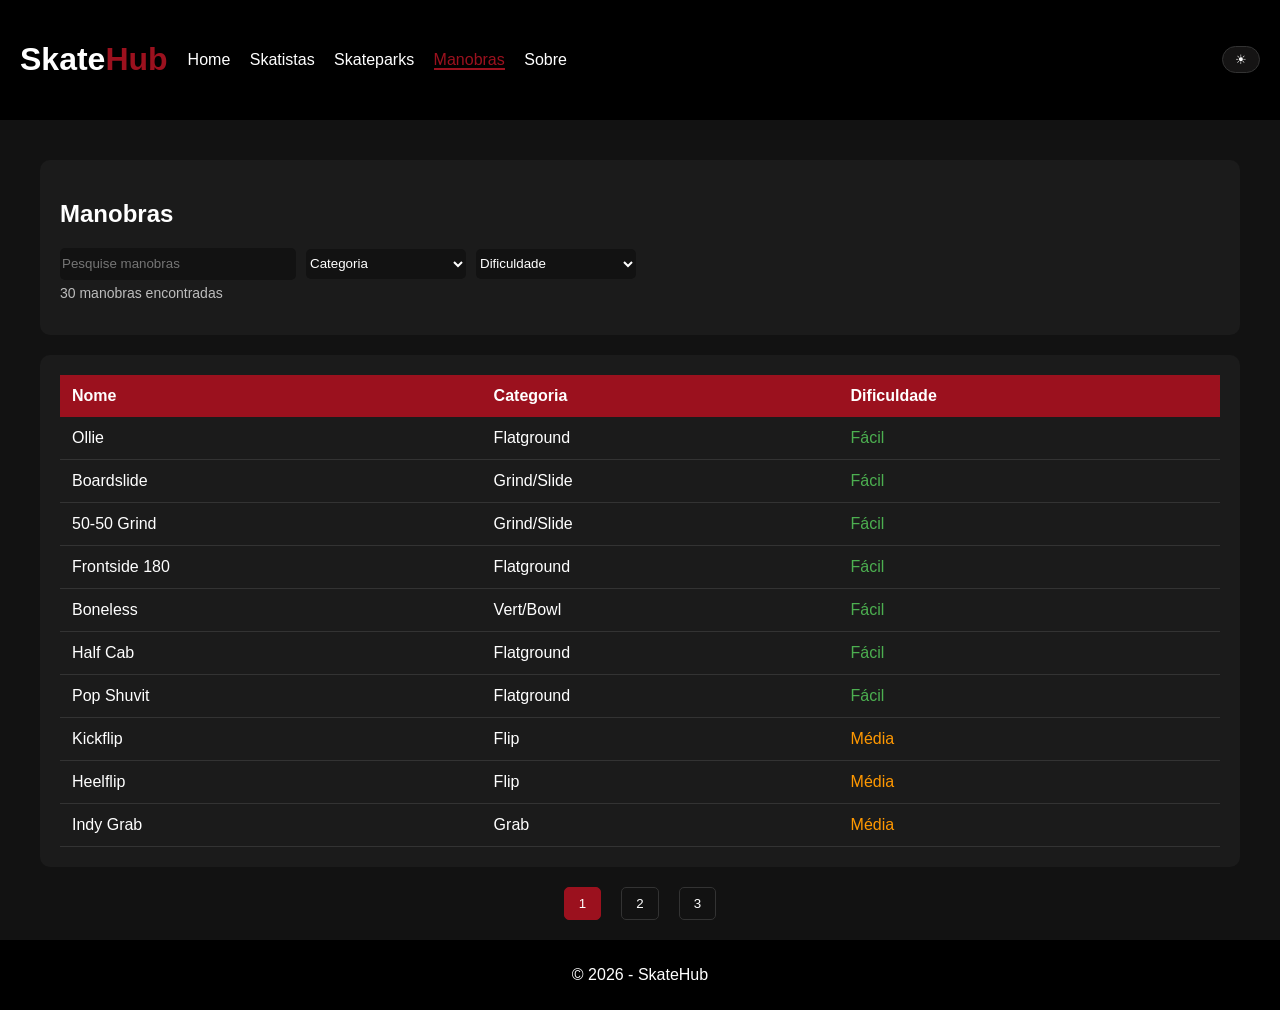
<file: pages/manobras.html>
<!DOCTYPE html>
<html lang="pt">
<head>
    <meta charset="UTF-8">
    <meta name="viewport" content="width=device-width, initial-scale=1.0">
    <title>SkateHub-Manobras</title>

    <link rel="stylesheet" href="../css/global.css">
    <link rel="stylesheet" href="../css/manobras.css">
</head>
<body>
    <header>
        <h1>Skate<span style="color: #9B111E">Hub</span></h1>

        <nav>
            <a href="../index.html">Home</a>
            <a href="../pages/skatistas.html">Skatistas</a>
            <a href="../pages/skateparks.html">Skateparks</a>
            <a href="../pages/manobras.html" class="ativo">Manobras</a>
            <a href="../pages/sobre.html">Sobre</a>
        </nav>
        <button id="btn-tema" onclick="mudaTema()">☀︎️</button>

        <button id="mobile-burger-botao">☰</button>
        <div id="mobile-nav-painel">
            <div class="mobile-nav-header">
                <span>skate<span style="color: #9B111E">Hub</span></span>
                <button id="mobile-nav-fechar">✕</button>
            </div>
            <a href="../index.html" class="mobile-nav-link">Home</a>
            <a href="../pages/skatistas.html" class="mobile-nav-link">Skatistas</a>
            <a href="../pages/skateparks.html" class="mobile-nav-link">Skatepark</a>
            <a href="../pages/manobras.html" class="mobile-nav-link ativo">Manobras</a>
            <a href="../pages/sobre.html" class="mobile-nav-link">Sobre</a>
        </div>

    </header>

    <main>
        <section>
            <h2>Manobras</h2>
            <div id="filtros">
                <input type="text" id="pesquisa" placeholder="Pesquise manobras">

                <select id="filtro-categoria" onchange="setCategoria(this.value)">
                    <option value="Todos">Categoria</option>
                    <option value="Flatground">Flatground</option>
                    <option value="Flip">Flip</option>
                    <option value="Grind/Slide">Grind/Slide</option>
                    <option value="Grab">Grab</option>
                </select>

                <select id="filtro-dificuldade" onchange="setDificuldade(this.value)">
                    <option value="Todas">Dificuldade</option>
                    <option value="Fácil">Fácil</option>
                    <option value="Média">Média</option>
                    <option value="Difícil">Difícil</option>
                    <option value="Profissional">Profissional</option>
                </select>
            </div>
            <p id="contador"></p>
        </section>

        <section>
            <table id="tabela-manobras">
                <thead>
                    <tr>
                        <th>Nome</th>
                        <th>Categoria</th>
                        <th>Dificuldade</th>
                    </tr>
                </thead>
                <tbody id="corpo-tabela"></tbody>
            </table>
        </section>

        <div id="paginacao"></div>
    </main>

    <div id="modal" onclick="fecharModal()">
        <div id="modal-conteudo" onclick="event.stopPropagation()">
            <button id="modal-fechar" onclick="fecharModal()">✕</button>
            <h2 id="modal-nome"></h2>
            <p id="modal-categoria"></p>
            <p id="modal-dificuldade"></p>
            <p id="modal-descricao"></p>
            <iframe id="modal-video" allowfullscreen></iframe>
        </div>
    </div>

    <footer>
        <p>&copy; 2026 - SkateHub</p>
    </footer>
    <script src="../js/dados.js"></script>
    <script src="../js/manobras.js"></script>
    <script src="../js/tema.js"></script>
    <script src="../js/menu.js"></script>
</body>
</html>
</file>
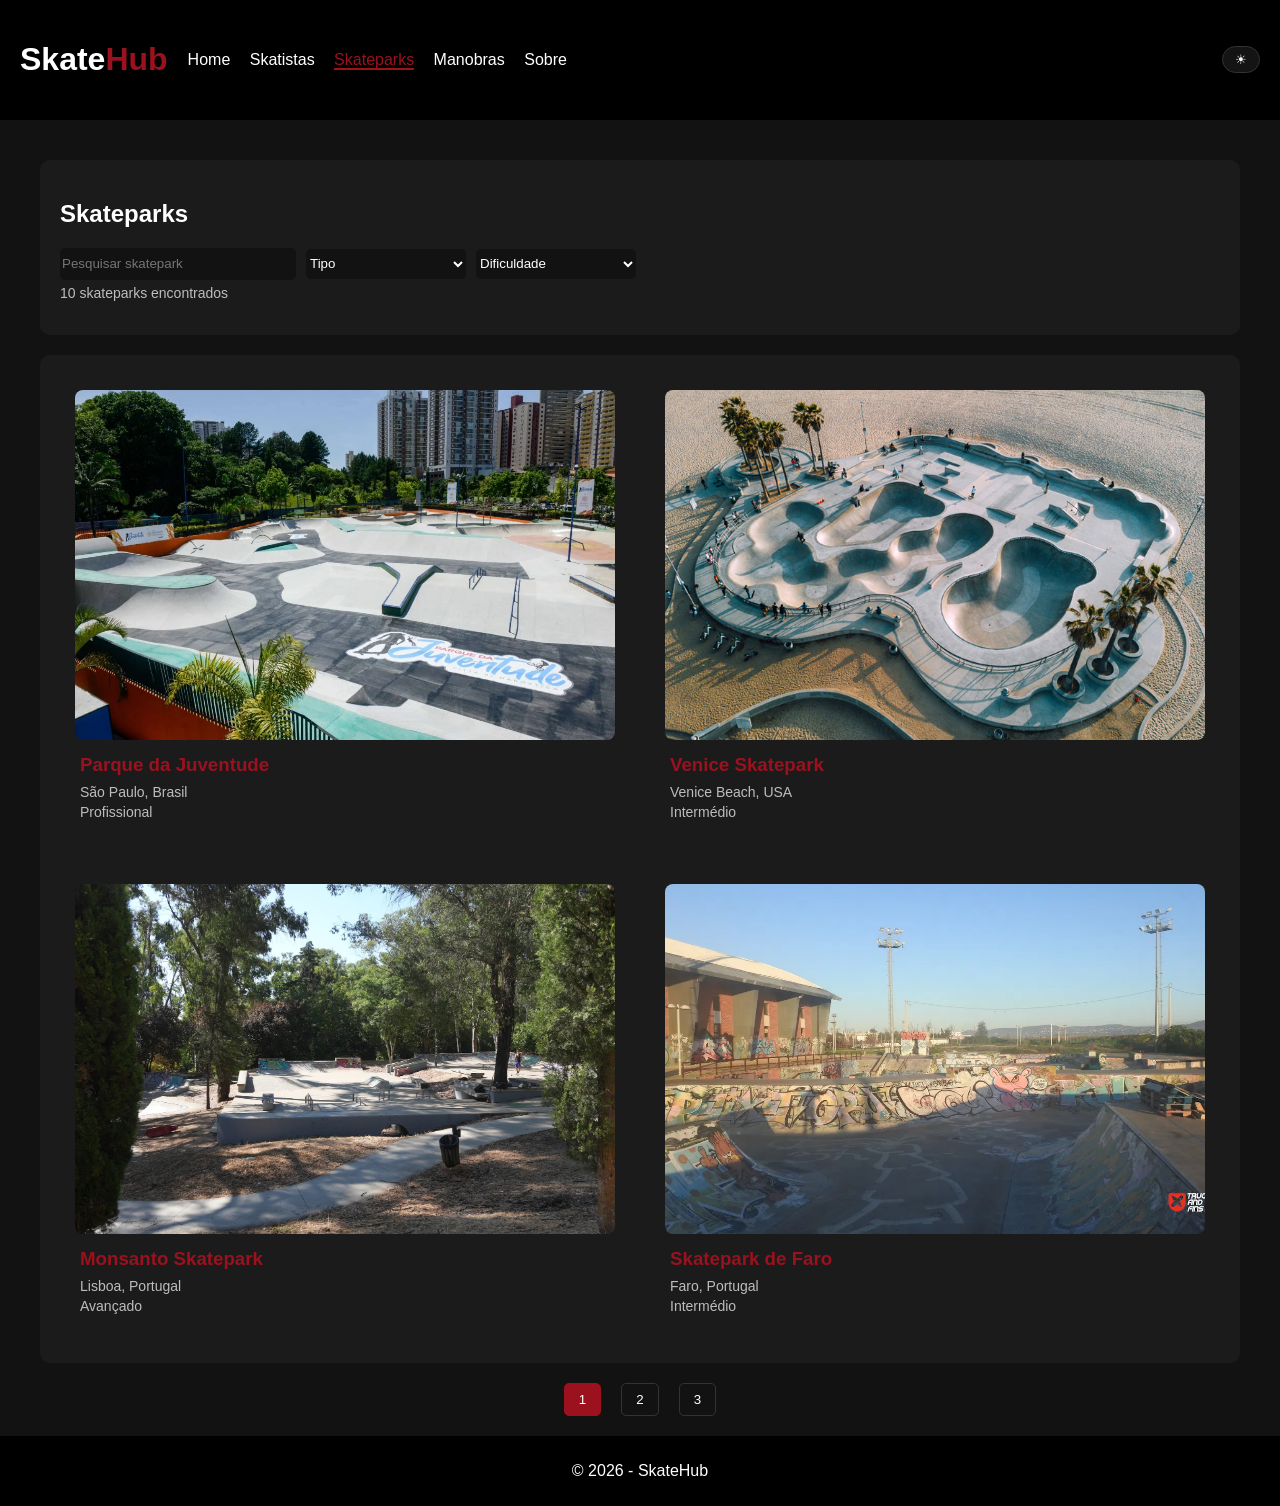
<file: pages/skateparks.html>
<!DOCTYPE html>
<html lang="pt">
<head>
    <meta charset="UTF-8">
    <meta name="viewport" content="width=device-width, initial-scale=1.0">
    <title>SkateHub-Skatepark</title>

    <link rel="stylesheet" href="../css/global.css">
    <link rel="stylesheet" href="../css/skateparks.css">
</head>
<body>
    <header>
        <h1>Skate<span style="color: #9B111E">Hub</span></h1>

        <nav>
            <a href="../index.html">Home</a>
            <a href="../pages/skatistas.html">Skatistas</a>
            <a href="../pages/skateparks.html" class="ativo">Skateparks</a>
            <a href="../pages/manobras.html">Manobras</a>
            <a href="../pages/sobre.html">Sobre</a>
        </nav>
        <button id="btn-tema" onclick="mudaTema()">☀</button>

        <button id="mobile-burger-botao">☰</button>
        <div id="mobile-nav-painel">
            <div class="mobile-nav-header">
                <span>skate<span style="color: #9B111E">Hub</span></span>
                <button id="mobile-nav-fechar">✕</button>
            </div>
            <a href="../index.html" class="mobile-nav-link">Home</a>
            <a href="../pages/skatistas.html" class="mobile-nav-link">Skatistas</a>
            <a href="../pages/skateparks.html" class="mobile-nav-link ativo">Skatepark</a>
            <a href="../pages/manobras.html" class="mobile-nav-link">Manobras</a>
            <a href="../pages/sobre.html" class="mobile-nav-link">Sobre</a>
        </div>

    </header>

    <main>
        <section>
            <h2>Skateparks</h2>
            <div id="filtros">
                <input type="text" id="pesquisa" placeholder="Pesquisar skatepark">

                <select id="filtro-tipo" onchange="setTipo(this.value)">
                    <option value="Todos">Tipo</option>
                    <option value="Outdoor">Outdoor</option>
                    <option value="Indoor / Outdoor">Indoor / Outdoor</option>
                </select>
                <select id="filtro-dificuldade" onchange="setDificuldade(this.value)">
                    <option value="Todas">Dificuldade</option>
                    <option value="Iniciante">Iniciante</option>
                    <option value="Intermédio">Intermédio</option>
                    <option value="Avançado">Avançado</option>
                    <option value="Profissional">Profissional</option>
                </select>
            </div>
            <p id="contador"></p>
        </section>

        <section>
            <div id="lista-skateparks"></div>
        </section>

        <div id="paginacao"></div>
    </main>

    <div id="modal" onclick="fecharModal()">
        <div id="modal-conteudo" onclick="event.stopPropagation()">
            <button id="modal-fechar" onclick="fecharModal()">✕</button>
            <img id="modal-foto">
            <h2 id="modal-nome"></h2>
            <p id="modal-cidade"></p>
            <p id="modal-dificuldade"></p>
            <p id="modal-tipo"></p>
            <div id="modal-obstaculo"></div>
        </div>
    </div>

    <footer>
        <p>&copy; 2026 - SkateHub</p>
    </footer>
    <script src="../js/dados.js"></script>
    <script src="../js/skateparks.js"></script>
    <script src="../js/tema.js"></script>
    <script src="../js/menu.js"></script>
</body>
</html>
</file>
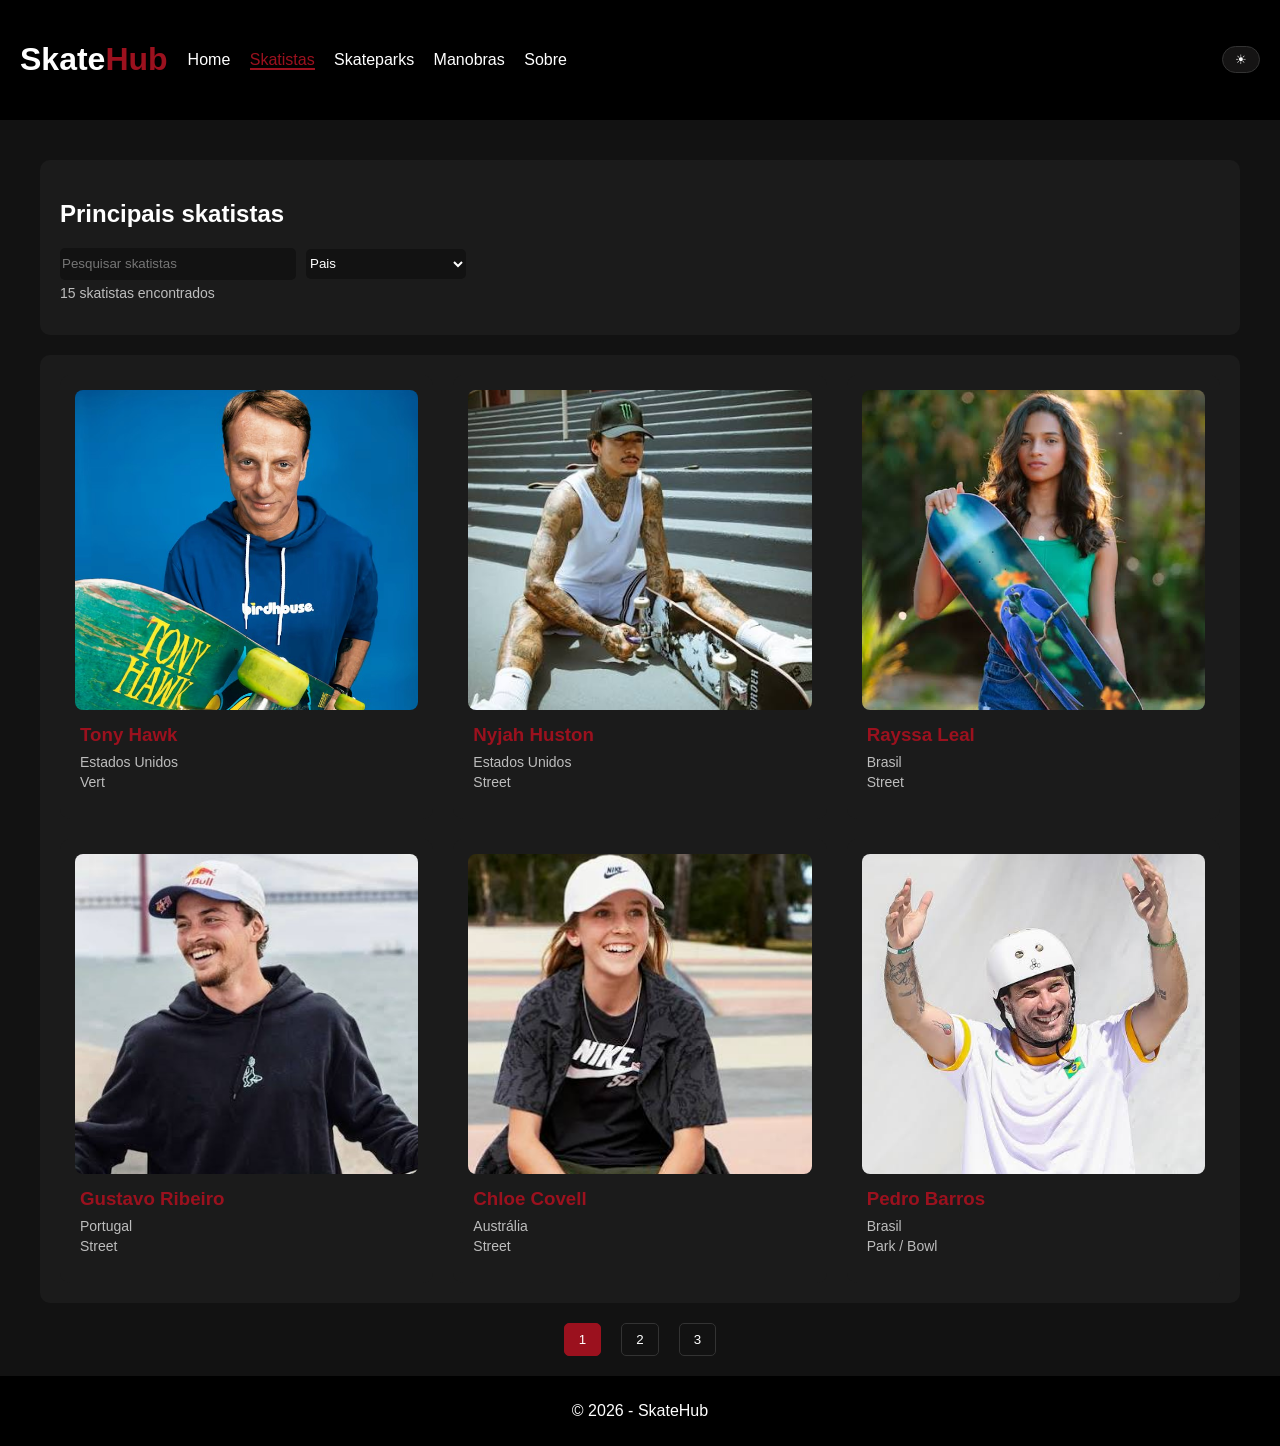
<file: pages/skatistas.html>
<!DOCTYPE html>
<html lang="pt">
<head>
    <meta charset="UTF-8">
    <meta name="viewport" content="width=device-width, initial-scale=1.0">
    <title>SkateHub-Skatistas</title>

    <link rel="stylesheet" href="../css/global.css">
    <link rel="stylesheet" href="../css/skatistas.css">
</head>
<body>
    <header>
        <h1>Skate<span style="color: #9B111E">Hub</span></h1>

        <nav>
            <a href="../index.html">Home</a>
            <a href="../pages/skatistas.html" class="ativo">Skatistas</a>
            <a href="../pages/skateparks.html">Skateparks</a>
            <a href="../pages/manobras.html">Manobras</a>
            <a href="../pages/sobre.html">Sobre</a>
        </nav>
        <button id="btn-tema" onclick="mudaTema()">☀</button>

        <button id="mobile-burger-botao">☰</button>
        <div id="mobile-nav-painel">
            <div class="mobile-nav-header">
                <span>skate<span style="color: #9B111E">Hub</span></span>
                <button id="mobile-nav-fechar">✕</button>
            </div>
            <a href="../index.html" class="mobile-nav-link">Home</a>
            <a href="../pages/skatistas.html" class="mobile-nav-link ativo">Skatistas</a>
            <a href="../pages/skateparks.html" class="mobile-nav-link">Skatepark</a>
            <a href="../pages/manobras.html" class="mobile-nav-link">Manobras</a>
            <a href="../pages/sobre.html" class="mobile-nav-link">Sobre</a>
        </div>

    </header>

    <main>
        <section>
            <h2>Principais skatistas</h2>
            <div id="filtros">
                <input type="text" id="pesquisa" placeholder="Pesquisar skatistas">

                <select id="filtro-pais" onchange="setPais(this.value)">
                    <option value="Todos">Pais</option>
                    <option value="Austrália">Austrália</option>
                    <option value="Brasil">Brasil</option>
                    <option value="Estados Unidos">Estados Unidos</option>
                    <option value="França">França</option>
                    <option value="Japão">Japão</option>
                    <option value="Portugal">Portugal</option>
                    <option value="Reino Unido">Reino Unido</option>
                </select>
            </div>
            <p id="contador"></p>
        </section>

        <section>
            <div id="lista-skatistas"></div>
        </section>

        <div id="paginacao"></div>
    </main>

    <div id="modal" onclick="fecharModal()">
        <div id="modal-conteudo" onclick="event.stopPropagation()">
            <button id="modal-fechar" onclick="fecharModal()">✕</button>
            <img id="modal-foto">
            <h2 id="modal-nome"></h2>
            <p id="modal-pais"></p>
            <p id="modal-modalidade"></p>
            <p id="modal-bio"></p>
            <div id="modal-conquistas"></div>
        </div>
    </div>

    <footer>
        <p>&copy; 2026 - SkateHub</p>
    </footer>
    <script src="../js/dados.js"></script>
    <script src="../js/skatistas.js"></script>
    <script src="../js/tema.js"></script>
    <script src="../js/menu.js"></script>
</body>
</html>
</file>
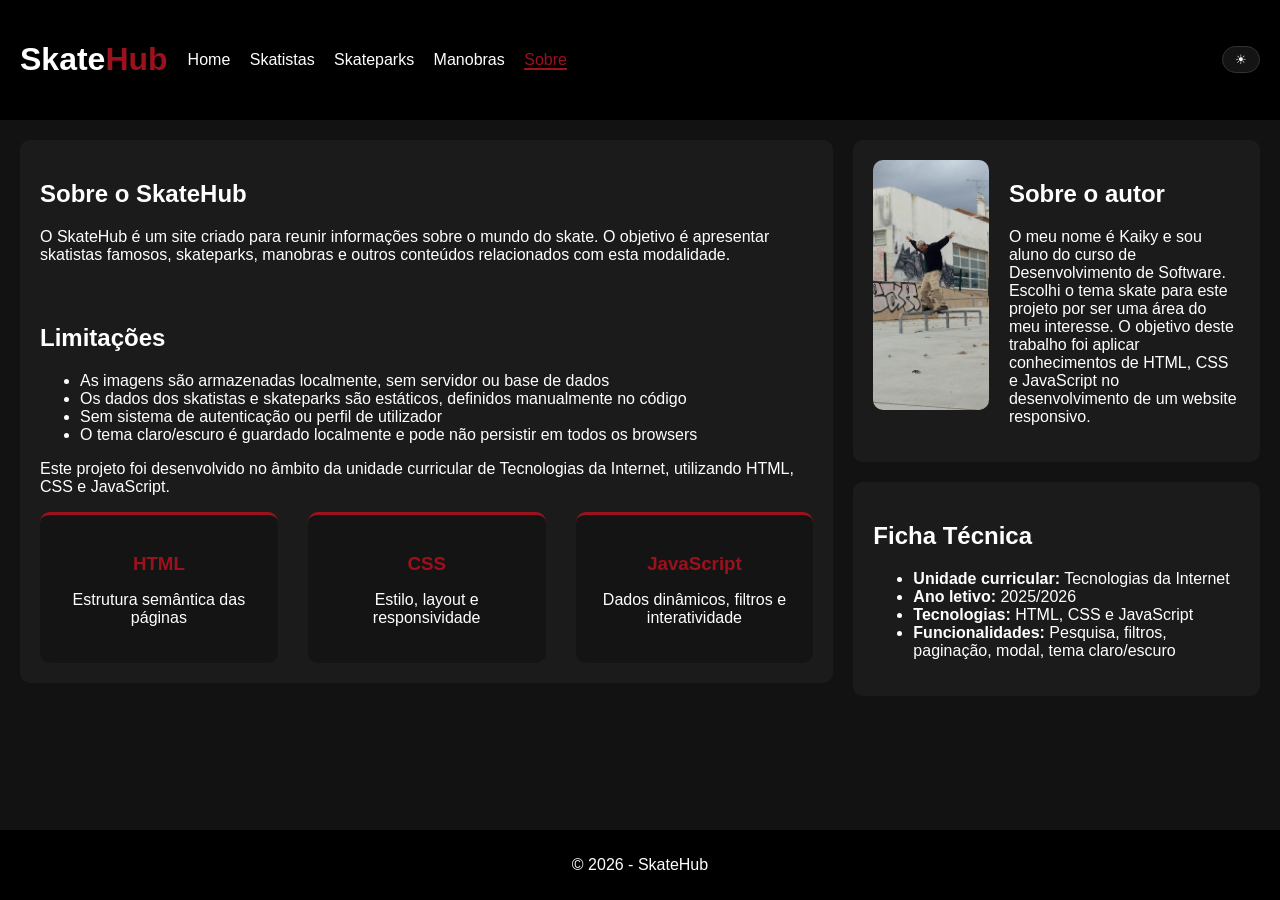
<file: pages/sobre.html>
<!DOCTYPE html>
<html lang="pt">
<head>
    <meta charset="UTF-8">
    <meta name="viewport" content="width=device-width, initial-scale=1.0">
    <title>SkateHub-Sobre</title>

    <link rel="stylesheet" href="../css/global.css">
    <link rel="stylesheet" href="../css/sobre.css">
</head>
<body>
    <header>
        <h1>Skate<span style="color: #9B111E">Hub</span></h1>

        <nav>
            <a href="../index.html">Home</a>
            <a href="../pages/skatistas.html">Skatistas</a>
            <a href="../pages/skateparks.html">Skateparks</a>
            <a href="../pages/manobras.html">Manobras</a>
            <a href="../pages/sobre.html" class="ativo">Sobre</a>
        </nav>
        <button id="btn-tema" onclick="mudaTema()">☀︎️</button>

        <button id="mobile-burger-botao">☰</button>
        <div id="mobile-nav-painel">
            <div class="mobile-nav-header">
                <span>skate<span style="color: #9B111E">Hub</span></span>
                <button id="mobile-nav-fechar">✕</button>
            </div>
            <a href="../index.html" class="mobile-nav-link">Home</a>
            <a href="../pages/skatistas.html" class="mobile-nav-link">Skatistas</a>
            <a href="../pages/skateparks.html" class="mobile-nav-link">Skatepark</a>
            <a href="../pages/manobras.html" class="mobile-nav-link">Manobras</a>
            <a href="../pages/sobre.html" class="mobile-nav-link ativo">Sobre</a>
        </div>

    </header>

    <main>
        <div class="sobre-layout">

            <div class="sobre-conteudo">
                <section>
                    <h2>Sobre o SkateHub</h2>
                    <p>
                        O SkateHub é um site criado para reunir informações sobre o mundo do skate.
                        O objetivo é apresentar skatistas famosos, skateparks, manobras e outros
                        conteúdos relacionados com esta modalidade.
                    </p>

                    <h2 id="limitacao">Limitações</h2>
                    <ul>
                        <li>As imagens são armazenadas localmente, sem servidor ou base de dados</li>
                        <li>Os dados dos skatistas e skateparks são estáticos, definidos manualmente no código</li>
                        <li>Sem sistema de autenticação ou perfil de utilizador</li>
                        <li>O tema claro/escuro é guardado localmente e pode não persistir em todos os browsers</li>
                    </ul>

                    <p>
                        Este projeto foi desenvolvido no âmbito da unidade curricular de
                        Tecnologias da Internet, utilizando HTML, CSS e JavaScript.
                    </p>

                    <div class="tecnologias">
                        <div class="tech-card">
                            <h3>HTML</h3>
                            <p>Estrutura semântica das páginas</p>
                        </div>
                        <div class="tech-card">
                            <h3>CSS</h3>
                            <p>Estilo, layout e responsividade</p>
                        </div>
                        <div class="tech-card">
                            <h3>JavaScript</h3>
                            <p>Dados dinâmicos, filtros e interatividade</p>
                        </div>
                    </div>


                </section>
            </div>

            <div class="sobre-sidebar">
                <article class="autor">
                    <img src="../img/sobre/kaiky.jpeg" alt="Foto do autor" class="foto">
                    <div>
                        <h2>Sobre o autor</h2>
                        <p>
                            O meu nome é Kaiky e sou aluno do curso de Desenvolvimento de Software.
                            Escolhi o tema skate para este projeto por ser uma área do meu interesse.
                            O objetivo deste trabalho foi aplicar conhecimentos de HTML, CSS e JavaScript
                            no desenvolvimento de um website responsivo.
                        </p>
                    </div>
                </article>

                <section>
                    <h2>Ficha Técnica</h2>
                    <ul>
                        <li><strong>Unidade curricular:</strong> Tecnologias da Internet</li>
                        <li><strong>Ano letivo:</strong> 2025/2026</li>
                        <li><strong>Tecnologias:</strong> HTML, CSS e JavaScript</li>
                        <li><strong>Funcionalidades:</strong> Pesquisa, filtros, paginação, modal, tema claro/escuro</li>
                    </ul>
                </section>
            </div>

        </div>
    </main>
    <footer>
        <p>&copy; 2026 - SkateHub</p>
    </footer>
    <script src="../js/tema.js"></script>
    <script src="../js/menu.js"></script>
</body>
</html>
</file>
<file: css/global.css>
:root{

    --bg-color: #121212;
    --card-color: #1b1b1b;
    --surface-dark: #000000;
    --hover-color: #151414;
    --border-color: #333333;
    --primary-color: #9b111e;
    --text-color: #ffffff;
    --text-secondary: #bdbdbd;

}

body.claro {
    --bg-color: #f5f5f5;
    --card-color: #ffffff;
    --surface-dark: #e0e0e0;
    --hover-color: #eeeeee;
    --border-color: #cccccc;
    --text-color: #000000;
    --text-secondary: #555555;
}

body{
    background-color: var(--bg-color);
    color: var(--text-color);
    font-family: Arial, sans-serif;
    margin: 0;
    display: flex;
    flex-direction: column;
    min-height: 100vh;
}

header{
    background-color: var(--surface-dark);
    color: var(--text-color);
    padding: 20px;
    display: flex;
    justify-content: flex-start;
    align-items: center;
    position: sticky;
    top: 0;
    z-index: 100;
}

header h1{
    color: var(--text-color);
    padding-right: 20px;
}

nav a{
    color: var(--text-color);
    text-decoration: none;
    margin-right: 15px;
}

nav a:hover{
    color: var(--primary-color);
}
nav a.ativo{
    color: var(--primary-color);
    border-bottom: 2px solid var(--primary-color);
}

main{
    flex: 1;
    padding: 20px;
}

main img {
    max-width: 100%;
    border-radius: 10px;
}

section, article{
    background-color: var(--card-color);
    margin: 20px;
    padding: 20px;
    border-radius: 10px;
}

select{
    height: 30px;
    background-color: var(--bg-color);
    color: var(--text-color);
    border-radius: 5px;
    border: none;
    width: 160px;
    cursor: pointer;
}

select:focus{
    outline: 2px solid var(--primary-color);
    background-color: var(--card-color);
}

input {
    color: var(--text-color);
    background-color: var(--bg-color);
    height: 30px;
    width: 20%;
    min-width: 150px;
    border-radius : 5px;
    border: none;
}

input:focus {
    outline: 2px solid var(--primary-color);
    background-color: var(--card-color);
}

footer{
    background-color: var(--surface-dark);
    color: var(--text-color);
    text-align: center;
    padding: 10px;
}

.foto{
    width: 250px;
    height: 250px;
    object-fit: cover;
    border-radius: 10px;
}

.card {
    background-color: var(--card-color);
    border-radius: 10px;
    padding: 15px;
    cursor: pointer;
}

.card:hover {
    background-color: var(--hover-color);
}

.card img {
    width: 100%;
    height: 200px;
    object-fit: cover;

    border-radius: 8px;
}

.card-info {
    padding: 10px 5px;
}

.card-info h3 {
    margin: 0 0 8px 0;
    color: var(--primary-color);
}

.card-info p {
    margin: 4px 0;
    color: var(--text-secondary);
    font-size: 14px;
}

.mobile-nav-link{
    color: var(--text-color);
    text-decoration: none;
    font-size: 18px;
    margin-bottom: 20px;
}

.mobile-nav-link:hover{
    color: var(--primary-color);
}

.mobile-nav-link.ativo {
    color: var(--primary-color);
    border-bottom: none;
    border-left: 3px solid var(--primary-color);
    padding-left: 8px;
}

.mobile-nav-header {
    display: flex;
    justify-content: space-between;
    align-items: center;
    margin-bottom: 20px;
    font-size: 20px;
    font-weight: bold;
    color: var(--text-color);
}

#filtros {
    display: flex;
    align-items: center;
    gap: 10px;
    flex-wrap: wrap;
}

#mobile-nav-fechar {
    background: none;
    border: none;
    color: var(--text-color);
    font-size: 20px;
    cursor: pointer;
}

#mobile-burger-botao{
    display: none;
    background: none;
    border: none;
    color: var(--text-color);
    font-size: 24px;
    cursor: pointer;
    margin-left: auto;
}

#mobile-nav-painel{
    display: none;
    position:fixed;
    top: 0;right: 0;
    width: 250px;
    height: 100%;
    background: var(--surface-dark);
    padding: 20px;
    flex-direction: column;
    gap: 20px;
    z-index: 1000;
}

#mobile-nav-painel.active{
    display: flex;
}

#contador {
    color: var(--text-secondary);
    font-size: 14px;
    margin-top: 5px;
}


#modal {
    display: none;
    position: fixed;
    top: 0;
    left: 0;
    width: 100%;
    height: 100%;
    background-color: rgba(0, 0, 0, 0.8);
    justify-content: center;
    align-items: center;
    z-index: 999;
}

#modal.aberto {
    display: flex;
}

#modal-conteudo {
    background-color: var(--card-color);
    border-radius: 10px;
    padding: 30px;
    max-width: 500px;
    width: 90%;
    position: relative;
}

#modal-fechar {
    position: absolute;
    top: 5px;
    right: 5px;
    background: none;
    border: none;
    color: var(--text-color);
    font-size: 24px;
    cursor: pointer;
}

#modal-fechar:hover {
    color: var(--primary-color);
}

#btn-tema {
    background-color: var(--hover-color);
    border: 1px solid var(--border-color);
    color: var(--text-color);
    border-radius: 20px;
    padding: 5px 12px;
    cursor: pointer;
    margin-left: auto;
}

#btn-tema:hover {
    border-color: var(--primary-color);
    color: var(--primary-color)
}

#modal-foto {
    width: 100%;
    height: 250px;
    object-fit: cover;
    border-radius: 8px;
    margin-bottom: 15px;
    border: 2px solid var(--primary-color);
}

#paginacao {
    display: flex;
    justify-content: center;
    gap: 20px;
    margin-top: 20px;
}

#paginacao button {
    background: none;
    border: 1px solid var(--border-color);
    color: var(--text-color);
    padding: 8px 14px;
    border-radius: 5px;
    cursor: pointer;
}

#paginacao button:hover {
    border-color: var(--primary-color);
    color: var(--primary-color);
}

#paginacao button.pagina-ativa {
    background-color: var(--primary-color);
    border-color: var(--primary-color);
    color: white;
}

@media (max-width: 768px) {
    nav{ display: none;}
    #mobile-burger-botao{ display: block;}
    #btn-tema { margin-left: 10px}
}
</file>
<file: css/manobras.css>
.dificuldade-fácil {
    color: #4caf50;
}

.dificuldade-média {
    color: #ff9800;
}

.dificuldade-difícil {
    color: var(--primary-color);
}

.dificuldade-profissional {
    color: #a801a8;
}


#tabela-manobras {
    width: 100%;
    border-collapse: collapse;
}

#tabela-manobras th {
    background-color: var(--primary-color) ;
    color: var(--text-color);
    padding: 12px;
    text-align: left;
}

#tabela-manobras td{
    padding: 12px;
    border-bottom: 1px solid var(--border-color) ;
}

#tabela-manobras tr:hover td {
    background-color: var(--hover-color);
    cursor: pointer;
}

#modal-video {
    width: 100%;
    height: 250px;
    border: 2px solid var(--primary-color);
    border-radius: 8px;
    margin-top: 15px;
}

@media (max-width: 480px) {
    #tabela-manobras th:nth-child(2),
    #tabela-manobras td:nth-child(2){
        display: none;
    }
}
</file>
<file: css/skateparks.css>
#lista-skateparks {
    display: grid;
    grid-template-columns: repeat(2, 1fr);
    gap: 20px;
}

.card img{
    height: 350px;
}

@media (max-width: 768px) {
    #lista-skateparks {
        grid-template-columns: repeat(2, 1fr);
    }
}

@media (max-width: 480px) {
    #lista-skateparks {
        grid-template-columns: 1fr;
    }
}
</file>
<file: css/skatistas.css>
#lista-skatistas {
    display: grid;
    grid-template-columns:repeat(3, 1fr);
    gap: 20px;
}

.card img{
    height: 320px;
}

.card-bio {
    display: none;
    margin-top: 10px;
    padding-top: 10px;
    border-top: 1px solid var(--primary-color);
    color: var(--text-color);
    font-size: 14px;
}

.card.aberto .card-bio {
    display: block;
}
.card img{
    object-position: 0 15%;
}

#modal-foto {
    object-position: 0 15%;
}

@media (max-width: 768px) {
    #lista-skatistas {
        grid-template-columns: repeat(2, 1fr);
    }
}

@media (max-width: 480px) {
    #lista-skatistas {
        grid-template-columns: 1fr;
    }
}
</file>
<file: css/sobre.css>
.tecnologias {
    display: grid;
    grid-template-columns: repeat(3, minmax(100px, 250px));
    gap: 30px;
    justify-content: center;
}

.tech-card {
    max-width: 250px;
    background-color: var(--hover-color);
    border-radius: 10px;
    padding: 20px;
    text-align: center;
    border-top: 3px solid var(--primary-color);
    margin: 0 auto;
}
.tech-card:hover {
    background-color: var(--border-color);
}

.tech-card h3 {
    color: var(--primary-color);
    margin-bottom: 8px ;
}

.sobre-conteudo section,
.sobre-sidebar section,
.sobre-sidebar article {
    margin: 0;
}

.autor{
    display: grid;
    grid-template-columns: 1fr 2fr;
    gap: 20px;
    align-items: start;
}

.sobre-layout {
    display: grid;
    grid-template-columns: 2fr 1fr;
    gap: 20px;
    align-items: stretch;
}

.sobre-sidebar {
    display: flex;
    flex-direction: column;
    gap: 20px;
    align-self: stretch;
}

.sobre-sidebar article,
.sobre-sidebar section {
    flex: 1;
}

#limitacao {
    padding-top: 40px;
}

@media (max-width: 768px) {
    .sobre-layout {
        grid-template-columns: 1fr;
    }
}

@media (max-width: 580px) {
    .tecnologias {
        grid-template-columns: 1fr;
    }
}
</file>
